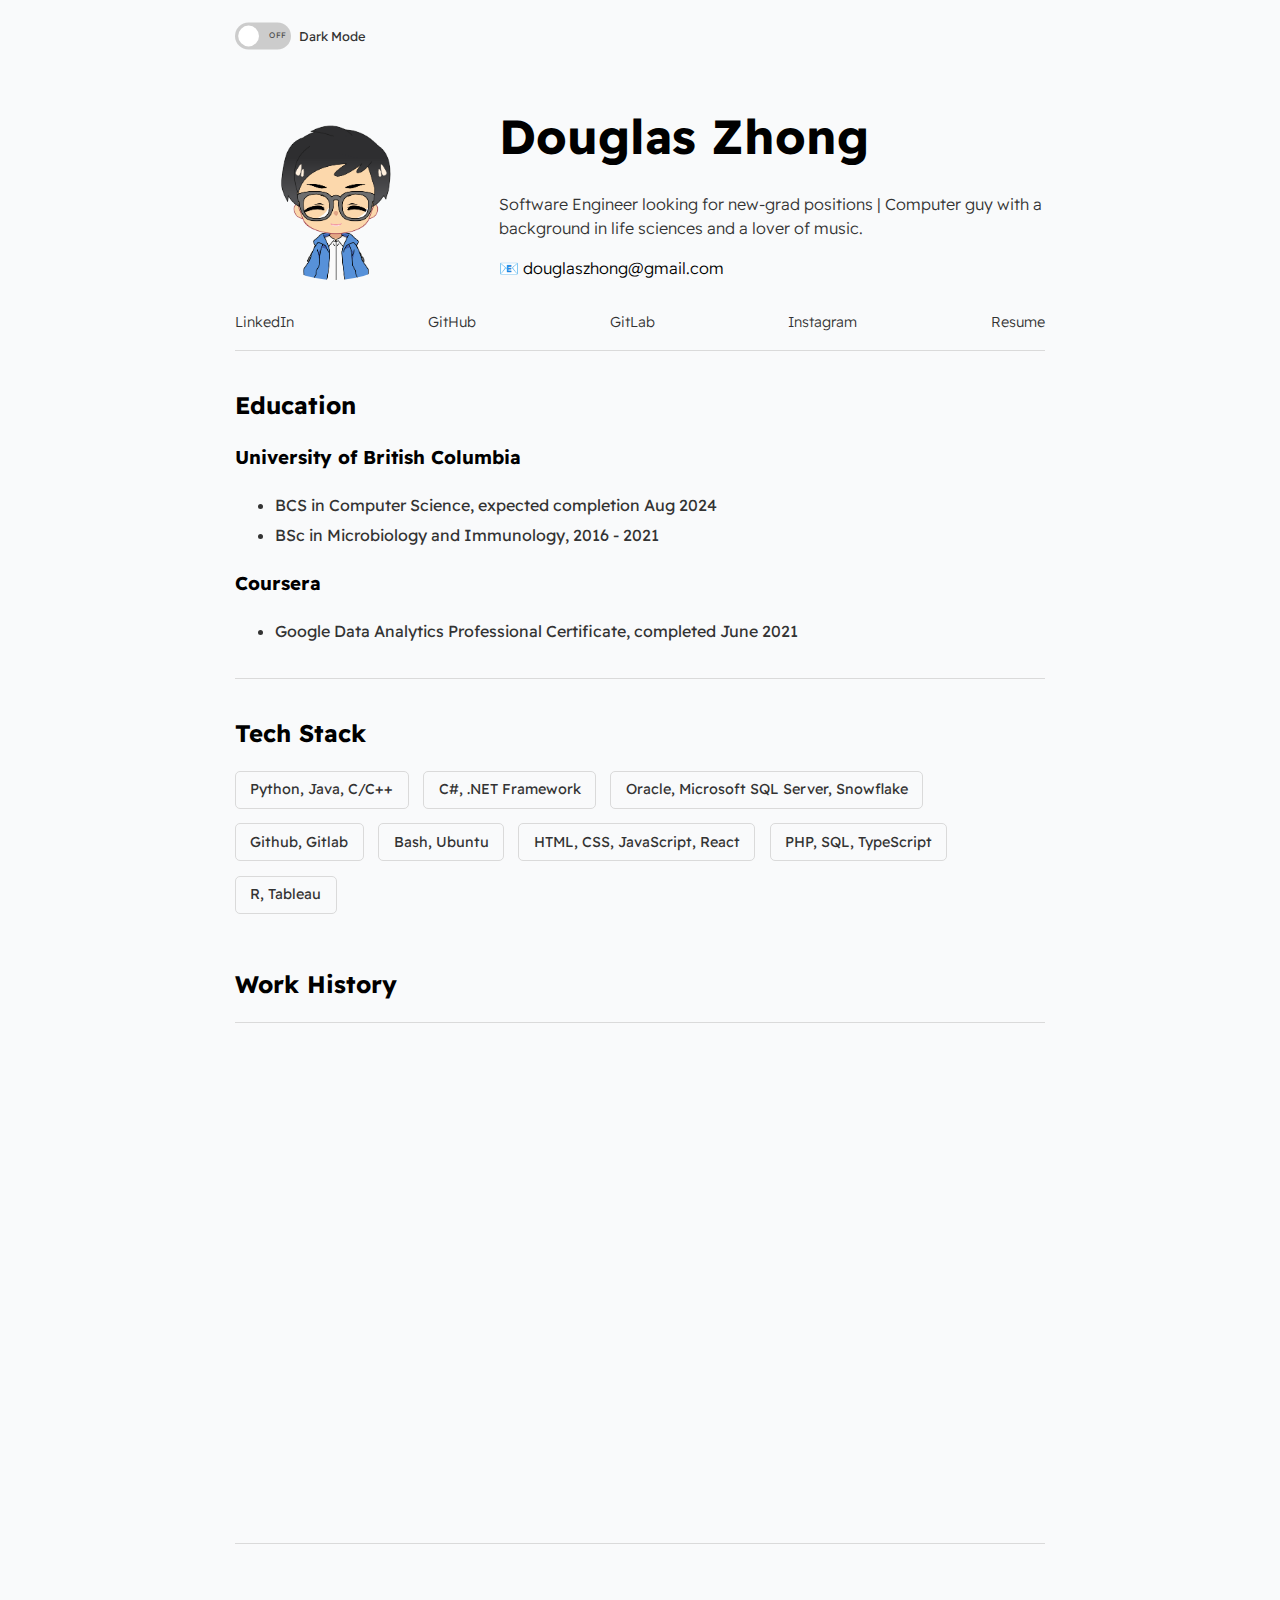
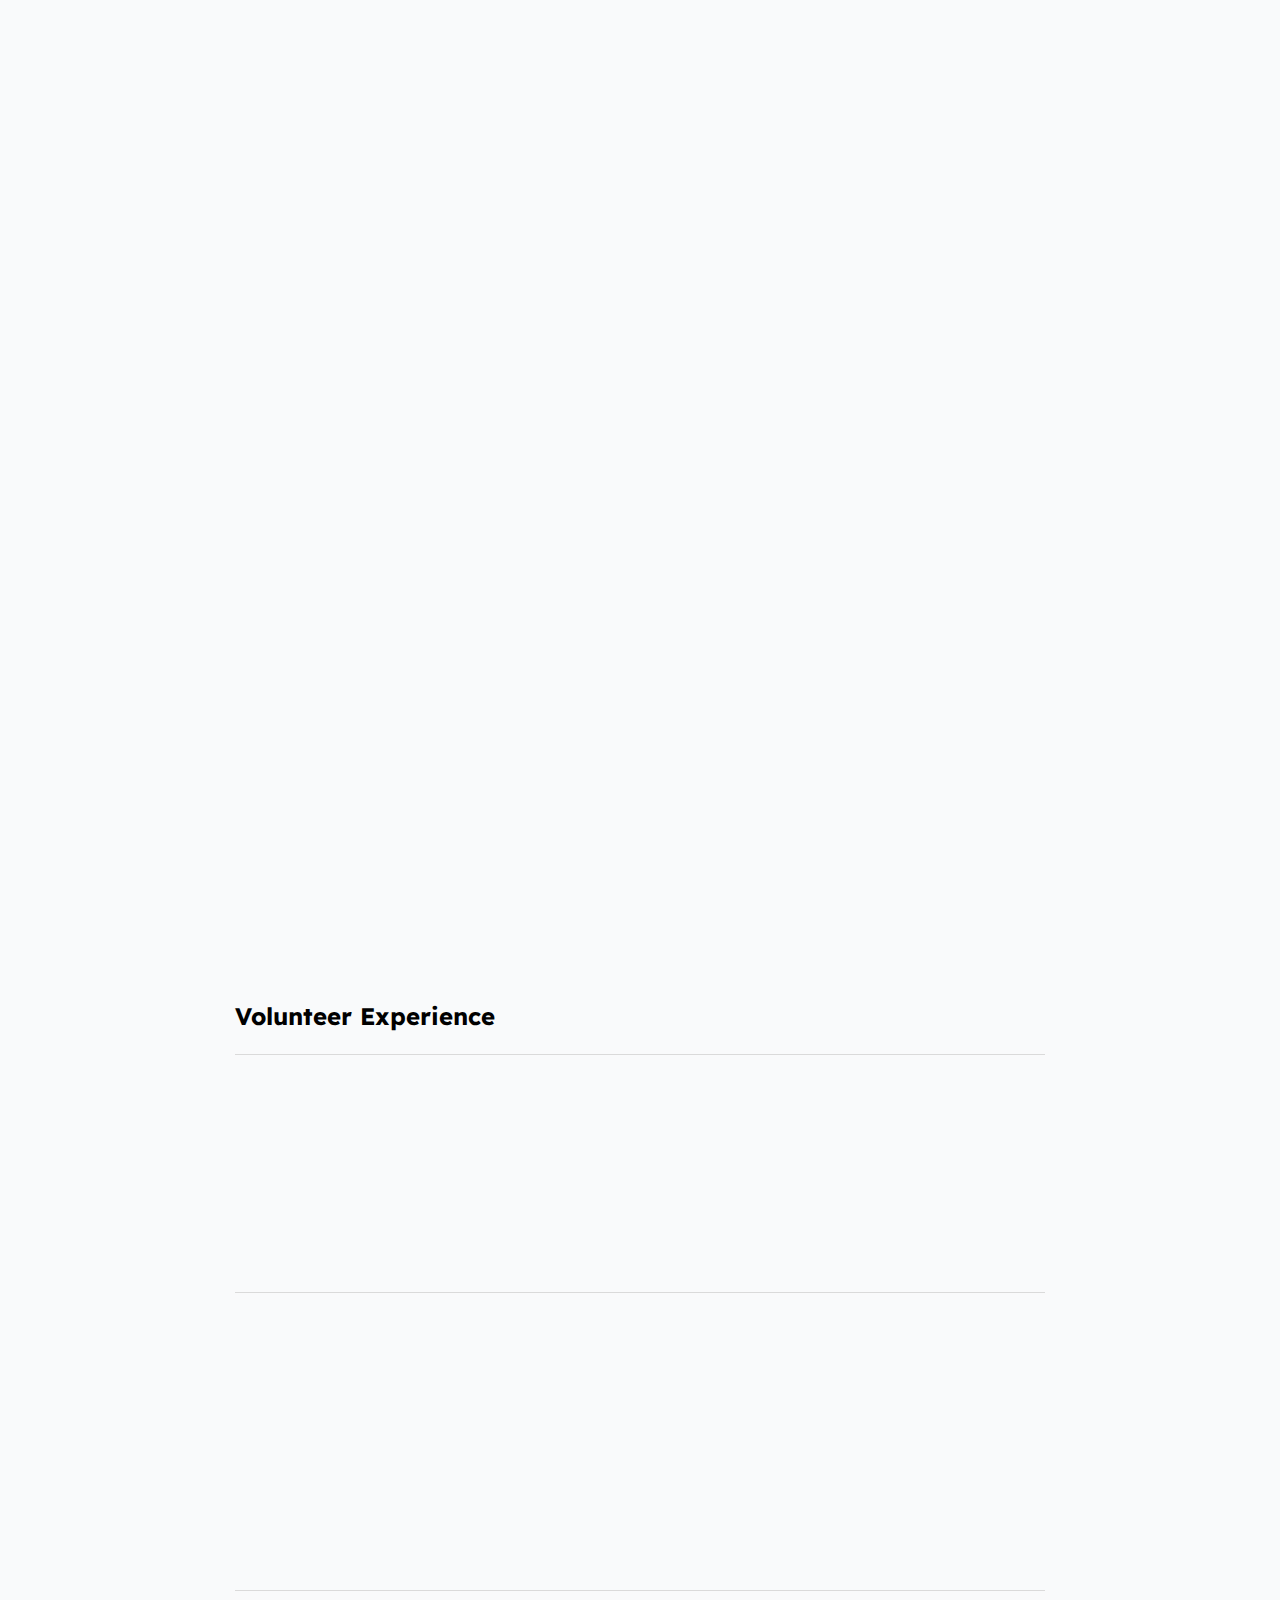
<file: index.html>
<!DOCTYPE html>
<html lang="en">
<head>
    <meta charset="UTF-8">
    <meta http-equiv="X-UA-Compatible" content="IE=edge">
    <meta name="viewport" content="width=device-width, initial-scale=1.0">
    <title>Douglas Zhong</title>
    <link rel="stylesheet" type='text/css' media="screen" href="./styles/style.css">
</head>

<body>
    <div id="container--main">
        <div class="theme-switch-wrapper">
            <label class="theme-switch" for="checkbox">
                <input type="checkbox" id="checkbox" />
                <div class="slider round"></div>
                <span class="labels" data-on="ON" data-off="OFF"></span>
          </label>
          <p>Dark Mode</p>
        </div>    

        <section id="wrapper--hero" class="section--page">
            <img id="profile-pic" src="./assets/images/profile.png"/>
            <div>
                <h1 id="user-name">Douglas Zhong</h1>
                <p id ="bio">Software Engineer looking for new-grad positions | Computer guy with a background in life sciences and a lover of music.</p>
                <a href="mailto: douglaszhong@gmail.com" target="_blank" id="email">📧 douglaszhong@gmail.com </a>
            </div>
        </section>


        <section class="section--page">
            <div id="socials--list">
                <a href="https://www.linkedin.com/in/douglas-zhong/" target="_blank">LinkedIn</a>
                <a href="https://github.com/hdzhong" target="_blank">GitHub</a>
                <a href="https://gitlab.com/hdzhong" target="_blank">GitLab</a>
                <a href="https://www.instagram.com/douglas.zhong/" target="_blank">Instagram</a>
                <a href="./assets/resume.pdf" target="_blank">Resume</a>
            </div>
        </section>
        <div class="line-break"></div>
        <section class="section--page">
            <h2>Education</h2>
            <h3>University of British Columbia</h1>
            <ul id="skills">
                <li>BCS in Computer Science, expected completion Aug 2024</li>
                <li>BSc in Microbiology and Immunology, 2016 - 2021</li>
            </ul>
            <h3>Coursera</h3>
            <ul id="skills">
                <li>Google Data Analytics Professional Certificate, completed June 2021</li>
            </ul>
        </section>
        <div class="line-break"></div>
        <section class="section--page cond_reveal">
            <h2>Tech Stack</h2>

            <div id="wrapper--techstack__items">
                <div class="card--techstack">
                    <span>Python, Java, C/C++</span>
                </div>

                <div class="card--techstack">
                    <span>C#, .NET Framework</span>
                </div>

                <div class="card--techstack">
                    <span>Oracle, Microsoft SQL Server, Snowflake</span>
                </div>

                <div class="card--techstack">
                    <span>Github, Gitlab</span>
                </div>

                <div class="card--techstack">
                    <span>Bash, Ubuntu</span>
                </div>

                <div class="card--techstack">
                    <span>HTML, CSS, JavaScript, React</span>
                </div>

                <div class="card--techstack">
                    <span>PHP, SQL, TypeScript</span>
                </div>

                <div class="card--techstack">
                    <span>R, Tableau</span>
                </div>

            </div>
        </section>

        <section id="work-history-wrapper" class="section--page">
            <h2>Work History</h2>

            <div class="line-break"></div>
            <div class="card--work-history reveal">
                <strong>⚡ Full-Stack Developer Intern | <a href="https://powerex.com/" target="_blank">Powerex Corporation</a> </strong>
                <p>Sept 2023 - May 2024</p>
                <p>Improve and maintain cutting edge software video encoders</p>
                <ul>
                    <li>Contributing to the design, development, and testing of dozens of applications</li>
                    <li>Applied Agile methodologies in the fast-paced environment, collaborating with cross-functional teams, Business Analysts, and end-users to meet business and IT requirements</li>
                    <li>Demonstrated initiative in problem-solving and the ability to quickly adapt to new applications, tools, methodologies, and business aspects, ensuring effective task management in a dynamic setting</li>
                    <li>Proficient in developing and documenting application design specifications, actively contributing to process enhancement in areas of application support and troubleshooting</li>
                    <li>Acquired hands-on experience with a variety of technologies, including C#, .NET Framework, Microsoft SQL Server, Oracle, and more, showcasing a well-rounded technical skill set.</li>
                </ul>
            </div>

            <div class="line-break"></div>
            <div class="card--work-history reveal">
                <strong>🎥 Software Product Engineer Intern | <a href="http://intel.ca" target="_blank">Intel Corporation</a> </strong>
                <p>May 2022 - Dec 2022</p>
                <p>Improve and maintain cutting edge software video encoders</p>
                <ul>
                    <li>Reduced up to 90% of time spent on testing workflows by introducing more automation to the pipeline</li>
                    <li>Analyzed encoded video quality to improve encoder performance</li>
                    <li>Maintained the open-source SVT-AV1 repository by debugging issues, deploying fixes, and reviewing merges</li>
                    <li>Benchmarked and validated the performance of multiple products across several platforms</li>
                    <li>Optimized AWS costs and time by introducing Terraform into the workflow</li>
                </ul>
            </div>

            <div class="line-break"></div>
            <div class="card--work-history reveal">
                <strong>🎹 Private Piano Teacher | Self-employed </strong>
                <p>Sept 2015 - Present</p>
                <p>Trained over a dozen skilled piano performers</p>
                <ul>
                    <li>Taught the <a href="https://www.rcmusic.com/"" target="_blank">RCM</a> piano curriculum up to Level 10</li>
                    <li>Developed well-rounded lesson plans together with the student and their family</li>
                    <li>Engaged students in discussions on musical selection and composer histories</li>
                </ul>
            </div>

            <div class="line-break"></div>
            <div class="card--work-history reveal">
                <strong>📋 Clinical Research Assistant | <a href="http://bcfootandankle.com/research/staff/"" target="_blank">BC Foot and Ankle</a></strong>
                <p>May 2020 - Dec 2020</p>
                <p>Managed 3+ orthopaedic studies to help improve the treatment of foot and ankle diseases</p>
                <ul>
                    <li>Created protocols for new and current studies for research during COVID-19</li>
                    <li>Developed and managed several REDCap databases for survey data collection</li>
                    <li>Compiled and analyzed data in Excel and produced reports for the surgeons/researchers</li>
                </ul>
            </div>

            <div class="line-break"></div>
            <div class="card--work-history reveal">
                <strong>🔬 Student Research Assistant |<a href="https://signalchemlifesciences.com/" target="_blank"> SignalChem Biotech Inc. </a></strong>
                <p>Jan 2019 - Sep 2019</p>
                <p>Produced 10+ custom proteins for clients</p>
                <ul>
                    <li>Performed various enzymatic assays for quality control to ensure customers received high quality proteins</li>
                    <li>Successfully implemented and optimized the cloning workflow for creating custom proteins</li>
                </ul>
            </div>
        </section>

        <section class="section--page reveal">
            <h2>Projects & Accomplishments</h2>
            
            <div class="card--project reveal">
                <a href="https://www.students.cs.ubc.ca/~hdzhong/project/public_html/login.php" target="_blank"><span>🏆 </span>Simple Anime Database</a>
                <ul>
                    <li>Designed and implemented a relational database for an anime database project using Oracle DBMS, showcasing database management and design skills.</li>
                    <li>Developed a frontend web application using PHP, JavaScript, HTML, and CSS, demonstrating proficiency in multiple web development technologies.</li>
                    <li>Implemented user authentication, search functionality, and a review system, showcasing skills in creating complex features that provide a great user experience.</li>
                    <li>Demonstrated problem-solving skills, best practices in web development, and a collaborative mindset throughout the project, indicating a commitment to high-quality software development.</li>
                </ul> 
            </div>

            <div class="card--project reveal">
                <a href="https://hdzhong.github.io/Travel-AI-project/" target="_blank" ><span>🏆 </span>Itinerary Generator</a>
                <ul>
                    <li>Successfully integrated multiple APIs, including OpenAI and Google Places API, to create a cohesive and user-friendly application.</li>
                    <li>Built a personalized and customized experience for users by allowing them to input their destination, start/end dates, type of traveller, and desired experience.</li>
                    <li>Paid attention to detail by including a dining option for each day and attempting to retrieve rating and picture information from the Google Places API.</li>
                    <li>Demonstrated proficiency with React by building the application using React components and state management, showcasing the ability to create scalable, modular, and maintainable code.</li>
                </ul>
            </div>

            <div class="card--project reveal">
                <a href="https://github.com/hdzhong/Quizlet-But-Worse" target="_blank" ><span>🏆 </span>Flashcards!</a>
                <ul>
                    <li>Developed a fully functional flashcard application using Java Swing and JUnit for unit testing, demonstrating proficiency in Java programming and UI development.</li>
                    <li>Implemented the ability to store collections of flashcards as JSON objects, highlighting skills in data storage and manipulation.</li>
                    <li>Designed the application to allow users to create and delete flashcard sets, add, remove, and edit cards within each set, and test themselves on the front and back sides of each card, demonstrating strong problem-solving skills and attention to user experience.</li>
                    <li>Conducted thorough unit testing using JUnit, ensuring the reliability and correctness of the application and highlighting your commitment to quality and attention to detail.</li>
                </ul>
            </div>

            <div class="card--project reveal">
                <a href="#"><span>🏆 </span>REDCap Database for Orthopaedic Studies</a>
            </div>
        
            <div class="card--project reveal">
                <a href="#" ><span>🏆 </span>Saanich Inlet Genomics Report (Bioinformatics)</a>
            </div>
        </section>

        <section id="volunteer-wrapper" class="section--page">
            <h2>Volunteer Experience</h2>
            <div class="line-break"></div>
            <div class="card--work-history reveal">
                <strong>📊 Volunteer/Organizer | Data for Good Vancouver</strong>
                <p>May 2021 - Feb 2022</p>
                <ul>
                    <li>Helped organize a datathon for Brightside Homes to improve social housing</li>
                    <li>Cleaned and transformed survey data for future analytical purposes</li>
                </ul>
            </div>

            <div class="line-break"></div>
            <div class="card--work-history reveal">
                <strong>🏢 Human Resources Staff Member | Anime Revolution Inc. </strong>
                <p>Mar 2017 - Jun 2021</p>
                <ul>
                    <li>Planned and organized many of the logistical and practical details for the 3-day convention over several months with a dedicated team of directors, staff, and volunteers</li>
                    <li>Organized and scheduled shifts for 100+ staff and volunteers across several departments to make sure that the convention runs effectively and smoothly</li>
                </ul>
            </div>

            <div class="line-break"></div>
            <div class="card--work-history reveal">
                <strong>🎓 Senior Orientation Leader | University of British Columbia</strong>
                <p>Dec 2017 - Dec 2018</p>
                <ul>
                    <li>Successfully planned and executed Imagine Day (UBC’s orientation day) with a team of dedicated leaders for almost 2000 new UBC students</li>
                    <li>Trained and help develop a team of Orientation Leaders using various leadership and mentoring techniques and through giving feedback on online assignments</li>
                </ul>
            </div>

        </section>
    </div>
    <script src="scripts.js"></script> 
</body>
</html>
</file>
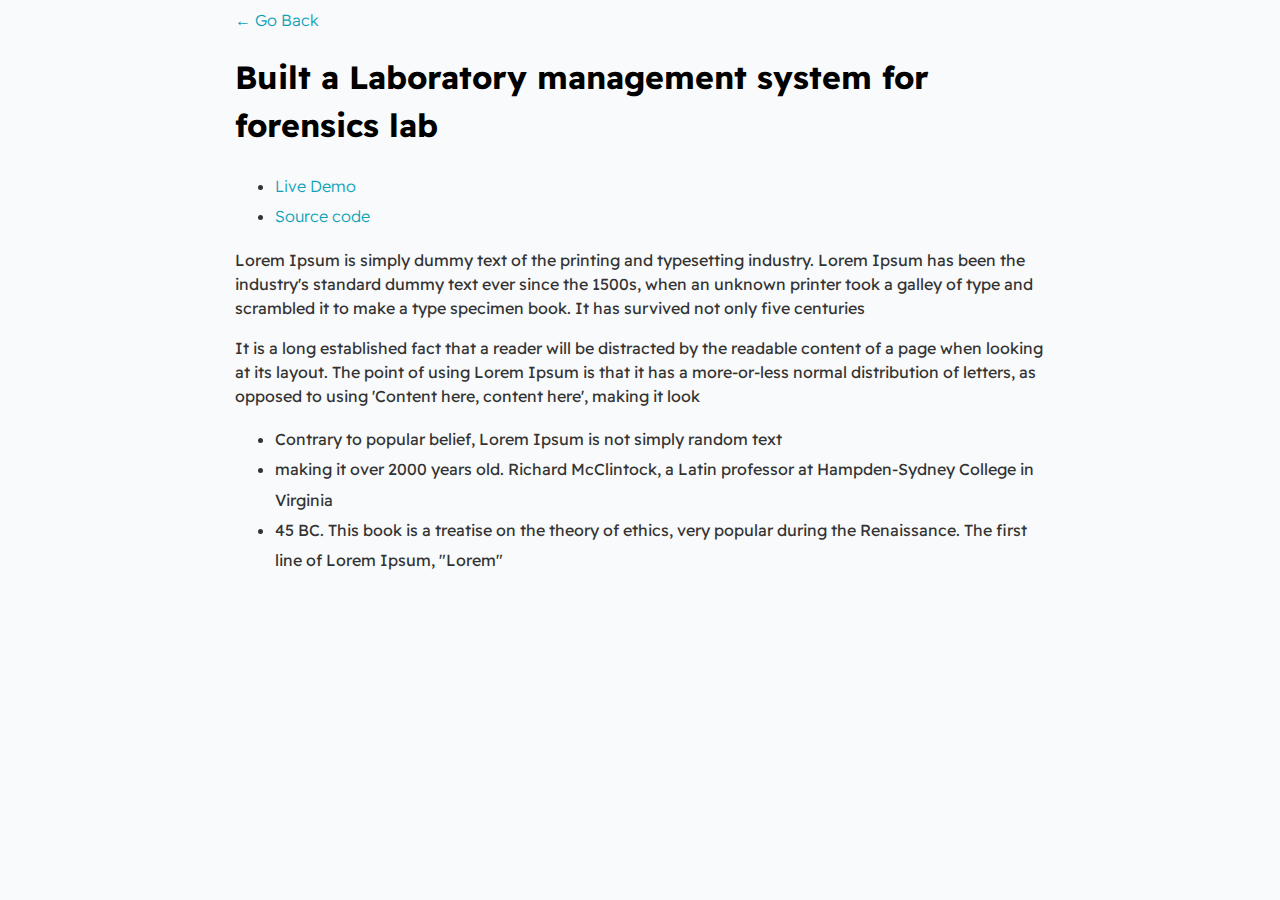
<file: project.html>
<!DOCTYPE html>
<html>
    <head>
        <meta charset="utf-8">
        <meta http-equiv="X-UA-Compatible" content="IE=edge">
        <title>Dennis Ivy</title>
        <meta name="description" content="">
        <meta name="viewport" content="width=device-width, initial-scale=1">
        <link rel="stylesheet" href="./styles/style.css">
    </head>
    <body>
        <div id="container--main">
            <a href="index.html">&#x2190; Go Back</a>
            <h1>Built a Laboratory management system for forensics lab</h1>

            <ul>
                <li><a href="#">Live Demo</a></li>
                <li><a href="#">Source code</a></li>
            </ul>
            <p>Lorem Ipsum is simply dummy text of the printing and typesetting industry. Lorem Ipsum has been the industry's standard dummy text ever since the 1500s, when an unknown printer took a galley of type and scrambled it to make a type specimen book. It has survived not only five centuries</p>

            <p>It is a long established fact that a reader will be distracted by the readable content of a page when looking at its layout. The point of using Lorem Ipsum is that it has a more-or-less normal distribution of letters, as opposed to using 'Content here, content here', making it look</p>

            <ul>
                <li>Contrary to popular belief, Lorem Ipsum is not simply random text</li>
                <li>making it over 2000 years old. Richard McClintock, a Latin professor at Hampden-Sydney College in Virginia</li>
                <li>45 BC. This book is a treatise on the theory of ethics, very popular during the Renaissance. The first line of Lorem Ipsum, "Lorem"</li>
            </ul>
        </div>
    </body>
</html>
</file>
<file: styles/style.css>
@import url('https://fonts.googleapis.com/css2?family=Readex+Pro:wght@300;400;500;600;700&display=swap');

/* Main styling */
:root{
    --mainTextColor:#000;
    --secondaryTextColor:rgb(51 51 51);
    --mainLinkColor:#0da2b8;
    --mainBorderColor:rgb(218, 218, 218);
    --mainBgColor:rgb(249, 250, 251);
    --hoverColor:#CBCBCB
}

html[data-theme='dark'] {
    --mainTextColor:#fff;
    --secondaryTextColor:#adb0b1;
    --mainLinkColor:rgb(30, 190, 214);
    --mainBorderColor:#2b3031;
    --mainBgColor:#131415;
    --hoverColor:#2b3031
}

html[data-theme='light'] {
    --mainTextColor:#000;
    --secondaryTextColor:rgb(51 51 51);
    --mainLinkColor:#0da2b8;
    --mainBorderColor:rgb(218, 218, 218);
    --mainBgColor:rgb(249, 250, 251);
    --hoverColor:#CBCBCB
}


*{
    font-family: 'Readex Pro';
    line-height: 1.5em;
    box-sizing: border-box;
    color: var(--mainTextColor);
}

body{
    background-color: var(--mainBgColor);

}

p, span, li{
    color: var(--secondaryTextColor);
    font-size: 1em;
}

a{
    text-decoration: none;
    color: var(--mainLinkColor);
    font-size: 500;
}

li{
    line-height: 1.9em;
}

#container--main{
    max-width: 810px;
    margin: 0 auto;
}

.section--page{
    padding-top: 1em;
    padding-bottom: 1em;
}

#wrapper--hero{
    display: flex;
    align-items: center;
    gap: 4em;
}

#user-name{
    font-size: 3em;
    line-height: 1em;
}
#bio, a{
    font-weight: 300;
}

#profile-pic{
    border-radius: 50%;
    width: 200px;
    height: 200px;
    object-fit: cover;
}


#email{
    color: var(--mainTextColor);
    transition: 0.3s;
}

#email:hover{
    color: var(--mainLinkColor);
}

#socials--list{
    display: flex;
    justify-content: space-between;
    column-gap: 1em;
    flex-wrap: wrap;
}

#socials--list a{
    font-size: 0.9em;
    color: var(--secondaryTextColor);
    transition: 0.3s;
}

#socials--list a:hover{
    color: var(--mainLinkColor);
}

#wrapper--techstack__items{
    display: flex;
    flex-wrap: wrap;
    gap: 1em;
    font-size: 0.9em;
}


.card--techstack{
    border: 1px solid var(--mainBorderColor);
    padding: 0.5em 1em;
    border-radius: 5px;
    transition: 0.5s;
}

.card--techstack:hover{
    background-color: var(--hoverColor);
}

.card--work-history{
    border-left: 1px solid var(--mainBorderColor);
    margin-top: 3em;
    margin-bottom: 3em;
    padding-left: 2em;
}

.line-break{
    background-color: var(--mainBorderColor);
    height: 1px;
}

.card--project{
    padding-top: 1em;
    padding-bottom: 1em;
    border-top: 1px solid var(--mainBorderColor);
}

.card--project a{
    color: var(--mainTextColor);
    transition: 0.3s;
}

.card--project a:hover{
    color: var(--mainLinkColor)
}

/* Adjust for mobile */

@media(max-width:600px) {
    #wrapper--hero{
        flex-direction: column;
        padding-left:0.25em;
    }
    #profile-pic{
        margin-top: 25px;
        margin-bottom: -40px;
        width: 300px;
        height: 300px;
    }

    .section--page{
        padding-top: 1em;
        padding-bottom: 1em;
    }

    .card--work-history{
        border-left: none;
        padding-left: 1em;
    }
    .cond_reveal{
        position: relative;
        transform: translateY(15px);
        opacity: 0;
        transition: 0.70s all ease;
    }
    .cond_reveal.active{
        transform: translateY(0);
        opacity: 1;
    }
}

/* Slow reveal of contents while scrolling */
.reveal{
    position: relative;
    transform: translateY(25px);
    opacity: 0;
    transition: 0.70s all ease;
  }
  .reveal.active{
    transform: translateY(0);
    opacity: 1;
  }

/* Dark mode toggle */

.theme-switch-wrapper {
    display: flex;
    align-items: center;
    transform: scale(0.8);
    transform-origin: left;
}

.theme-switch-wrapper p {
    margin-left: 10px;
    font-size: 1rem;
}
.theme-switch {
    display: inline-block;
    height: 34px;
    position: relative;
    width: 70px;
}

.theme-switch input {
    display:none;
}

/* Slider styling */

.slider {
    background-color: #ccc;
    bottom: 0;
    cursor: pointer;
    left: 0;
    position: absolute;
    right: 0;
    top: 0;
    transition: .4s;
}

.slider:before {
    background-color: #fff;
    bottom: 4px;
    content: "";
    height: 26px;
    left: 4px;
    position: absolute;
    transition: .4s;
    width: 26px;
}

input:checked + .slider {
    background-color: #66bb6a;
}

input:checked + .slider:before {
    transform: translateX(36px);
}

.slider.round {
    border-radius: 34px;
}

.slider.round:before {
    border-radius: 50%;
}

/* Slider labels */
.theme-switch .labels {
    position: absolute;
    top: 25%;
    left: 0;
    width: 100%;
    height: 100%;
    font-size: 10px;
    transition: all 0.4s ease-in-out;
}

.theme-switch .labels::after {
    content: attr(data-off);
    position: absolute;
    right: 7px;
    color: #4d4d4d;
    opacity: 1;
    transition: all 0.3s ease-in-out;
}

.theme-switch .labels::before {
    content: attr(data-on);
    position: absolute;
    left: 7px;
    color: #ffffff;
    opacity: 0;
    transition: all 0.3s ease-in-out;
}

.theme-switch input:checked~.labels::after {
    opacity: 0;
}

.theme-switch input:checked~.labels::before {
    opacity: 1;
}
</file>
